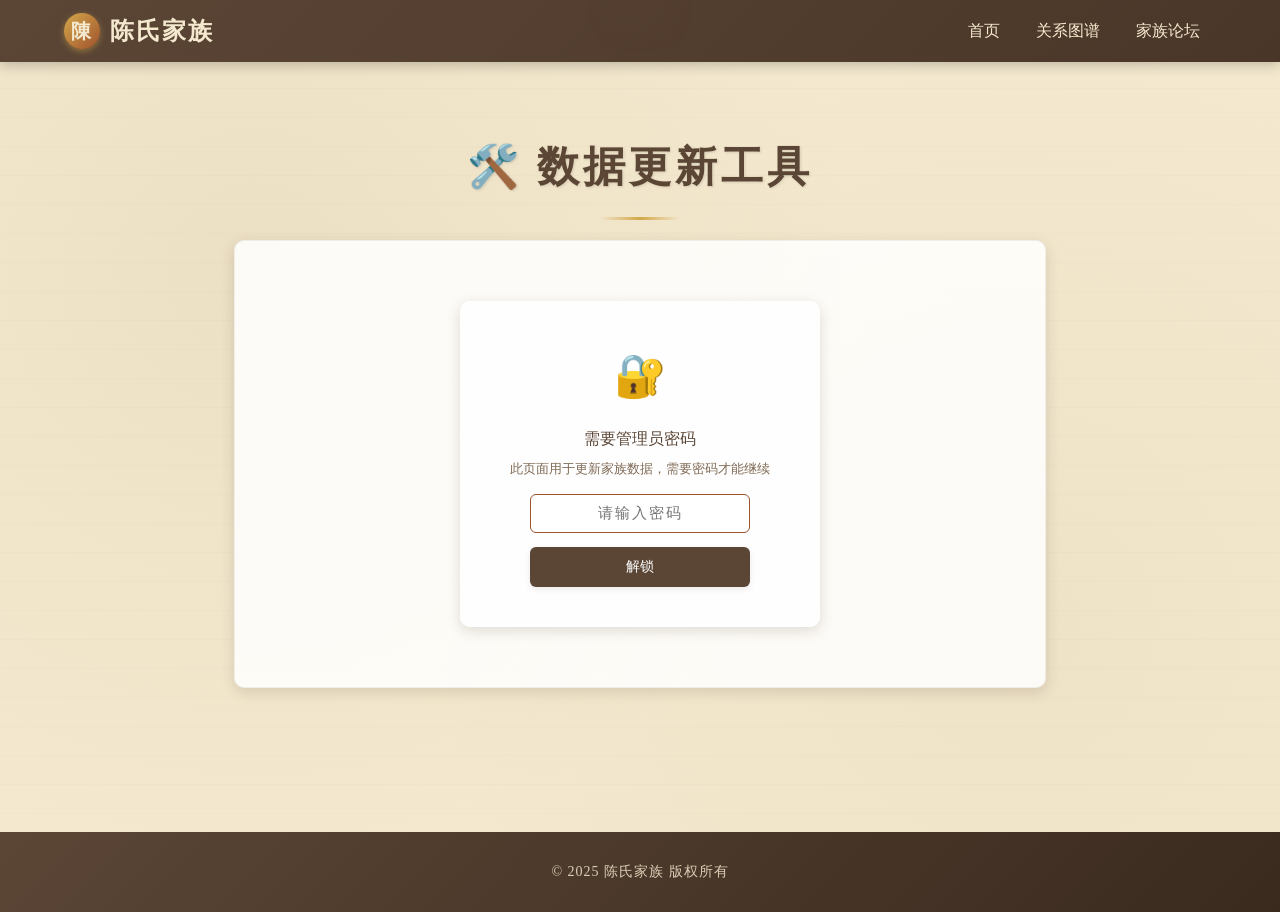
<file: admin.html>
<!DOCTYPE html>
<html lang="zh-CN">
<head>
    <meta charset="UTF-8">
    <meta name="viewport" content="width=device-width, initial-scale=1.0">
    <title>数据更新工具 - 陈氏家族</title>
    <link rel="stylesheet" href="common.css">
    <style>
        .admin-wrap { max-width: 860px; margin: 0 auto; padding: 30px 24px 60px; }
        .section {
            background: var(--color-card);
            border-radius: var(--radius-md);
            box-shadow: var(--shadow-md);
            padding: 28px 30px;
            margin-bottom: 24px;
            border: 1px solid rgba(91,70,54,0.08);
        }
        .section h2 {
            font-size: 19px; color: var(--color-primary); margin-bottom: 16px;
            padding-bottom: 10px; border-bottom: 1px solid rgba(91,70,54,0.12);
        }
        .section h2 small { font-size: 13px; color: var(--color-text-soft); font-weight: normal; margin-left: 8px; }

        /* === 密码门 === */
        .gate { text-align: center; padding: 60px 20px; }
        .gate-card {
            display: inline-block; background: var(--color-card);
            padding: 40px 50px; border-radius: var(--radius-md);
            box-shadow: var(--shadow-md);
        }
        .gate-card .lock { font-size: 42px; margin-bottom: 12px; }
        .gate-card input {
            display: block; width: 220px; margin: 14px auto; padding: 10px 14px;
            border: 1.5px solid rgba(91,70,54,0.2); border-radius: var(--radius-sm);
            font-size: 15px; font-family: inherit; text-align: center; letter-spacing: 2px;
        }
        .gate-card input:focus { outline: none; border-color: var(--color-accent); }

        /* === 论坛帖子列表 === */
        .post-row {
            display: flex; align-items: center; gap: 12px;
            padding: 11px 12px; border-bottom: 1px solid rgba(91,70,54,0.08);
            font-size: 14px;
        }
        .post-row:last-child { border-bottom: none; }
        .post-row .p-name { width: 90px; color: var(--color-primary); font-weight: 500; flex-shrink: 0; overflow: hidden; text-overflow: ellipsis; white-space: nowrap; }
        .post-row .p-text { flex: 1; color: var(--color-text); overflow: hidden; text-overflow: ellipsis; white-space: nowrap; }
        .post-row .p-time { width: 130px; color: var(--color-text-soft); font-size: 12px; flex-shrink: 0; }
        .post-row .p-del { width: 56px; background: transparent; color: #dc3545; border: 1px solid #dc3545; padding: 4px 8px; border-radius: 4px; cursor: pointer; font-size: 12px; font-family: inherit; flex-shrink: 0; }
        .post-row .p-del:hover { background: #dc3545; color: #fff; }

        /* === 拖拽上传区 === */
        .dropzone {
            border: 2px dashed rgba(91,70,54,0.3);
            border-radius: var(--radius-md);
            padding: 44px 20px;
            text-align: center;
            cursor: pointer;
            transition: all 0.2s;
            background: rgba(255,255,255,0.4);
        }
        .dropzone:hover, .dropzone.drag {
            border-color: var(--color-accent);
            background: rgba(255,255,255,0.75);
        }
        .dropzone .icon { font-size: 44px; margin-bottom: 10px; }
        .dropzone .hint { color: var(--color-text-soft); font-size: 13px; margin-top: 6px; }
        .dropzone .hint b { color: var(--color-accent); }
        .dropzone input { display: none; }

        .preview {
            margin-top: 16px;
            background: rgba(91,70,54,0.04);
            border-radius: var(--radius-sm);
            padding: 14px 16px;
            border: 1px solid rgba(91,70,54,0.08);
            font-family: "Consolas","Monaco",monospace;
            font-size: 13px;
            max-height: 200px;
            overflow-y: auto;
            line-height: 1.6;
        }
        .preview .ok { color: #28a745; }
        .preview .err { color: #dc3545; }
        .preview .k { color: var(--color-accent); }

        .btn-row { display: flex; gap: 10px; margin-top: 16px; flex-wrap: wrap; }
        .btn {
            background: var(--color-primary); color: #fff; border: none;
            padding: 11px 24px; border-radius: var(--radius-sm); cursor: pointer;
            font-size: 14px; font-family: inherit; font-weight: 500;
            transition: all 0.18s; box-shadow: var(--shadow-sm);
        }
        .btn:hover:not(:disabled) { background: var(--color-accent); transform: translateY(-1px); box-shadow: var(--shadow-md); }
        .btn:disabled { opacity: 0.45; cursor: not-allowed; }
        .btn.secondary { background: rgba(91,70,54,0.12); color: var(--color-primary); }
        .btn.secondary:hover:not(:disabled) { background: rgba(91,70,54,0.2); }
        .btn.success { background: #28a745; font-size: 15px; padding: 12px 30px; }
        .btn.success:hover:not(:disabled) { background: #218838; }

        .step-flow {
            display: flex; gap: 8px; margin-bottom: 20px; flex-wrap: wrap;
        }
        .step {
            flex: 1; min-width: 110px;
            background: rgba(91,70,54,0.06); padding: 10px 14px;
            border-radius: var(--radius-sm); font-size: 13px;
            color: var(--color-text-soft); border: 1px solid transparent;
        }
        .step.active {
            background: rgba(160,82,45,0.12); color: var(--color-accent);
            border-color: var(--color-accent); font-weight: 600;
        }
        .step.done { background: rgba(40,167,69,0.1); color: #28a745; border-color: #28a745; }

        .note {
            background: rgba(160,82,45,0.08); border-left: 3px solid var(--color-accent);
            padding: 12px 16px; border-radius: 4px; margin-top: 16px;
            font-size: 13px; color: var(--color-text-soft); line-height: 1.7;
        }
        .note b { color: var(--color-accent); }
        .note code {
            background: rgba(91,70,54,0.1); padding: 1px 6px; border-radius: 3px;
            font-family: Consolas, monospace; font-size: 12px;
        }

        .file-meta {
            margin-top: 14px; padding: 12px 16px;
            background: rgba(255,255,255,0.6); border-radius: var(--radius-sm);
            border: 1px solid rgba(91,70,54,0.1); font-size: 13px;
        }
        .file-meta b { color: var(--color-primary); }

        .toast {
            position: fixed; top: 20px; left: 50%; transform: translateX(-50%) translateY(-120%);
            padding: 12px 24px; border-radius: var(--radius-sm);
            color: #fff; font-size: 14px; box-shadow: var(--shadow-lg);
            z-index: 9999; transition: transform 0.3s; font-family: inherit;
        }
        .toast.show { transform: translateX(-50%) translateY(0); }
        .toast.ok { background: #28a745; }
        .toast.err { background: #dc3545; }
        .toast.info { background: var(--color-primary); }

        @media (max-width: 600px) {
            .admin-wrap { padding: 16px; }
            .section { padding: 20px 16px; }
            .gate-card { padding: 30px 24px; }
            .post-row { flex-wrap: wrap; }
            .post-row .p-name { width: 70px; }
            .post-row .p-time { width: auto; }
            .post-row .p-text { flex: 1 1 100%; order: 3; white-space: normal; }
        }
    </style>
</head>
<body>
    <nav class="navbar">
        <div class="nav-inner">
            <a href="index.html" class="nav-logo">陈氏家族</a>
            <ul class="nav-menu">
                <li><a href="index.html">首页</a></li>
                <li><a href="zp.html">关系图谱</a></li>
                <li><a href="lt.html">家族论坛</a></li>
            </ul>
        </div>
    </nav>

    <div class="admin-wrap">
        <h1 class="page-title">🛠️ 数据更新工具</h1>

        <!-- ========== 密码门 ========== -->
        <div class="section gate" id="gateSection">
            <div class="gate-card">
                <div class="lock">🔐</div>
                <div style="color:var(--color-primary); font-size:16px; margin-bottom:6px;">需要管理员密码</div>
                <div style="color:var(--color-text-soft); font-size:13px;">此页面用于更新家族数据，需要密码才能继续</div>
                <input type="password" id="pwdInput" placeholder="请输入密码" autocomplete="off">
                <button class="btn" id="btnUnlock" style="width:220px;">解锁</button>
                <div id="pwdErr" style="color:#dc3545; font-size:13px; margin-top:10px; display:none;">密码错误</div>
            </div>
        </div>

        <!-- ========== 主界面（解锁后显示）========== -->
        <div id="mainSection" style="display:none;">

            <div class="section">
                <div class="step-flow">
                    <div class="step" id="step1">1️⃣ 选择 zp.json</div>
                    <div class="step" id="step2">2️⃣ 校验数据</div>
                    <div class="step" id="step3">3️⃣ 下载新 data.js</div>
                    <div class="step" id="step4">4️⃣ 上传覆盖</div>
                </div>

                <h2>① 上传 zp.json <small>新的家族数据文件</small></h2>
                <div class="dropzone" id="dropzone">
                    <div class="icon">📂</div>
                    <div><b>点击选择</b> 或 <b>拖拽</b> zp.json 到此处</div>
                    <div class="hint">JSON 数组，每项至少要有 <b>ID</b> 和 <b>姓名</b> 字段</div>
                    <input type="file" id="fileInput" accept=".json,application/json">
                </div>

                <div class="file-meta" id="fileMeta" style="display:none;">
                    📄 文件: <b id="fileName"></b> &nbsp;|&nbsp;
                    大小: <b id="fileSize"></b> &nbsp;|&nbsp;
                    记录数: <b id="fileCount"></b>
                </div>

                <div class="preview" id="previewBox" style="display:none;"></div>

                <div class="btn-row">
                    <button class="btn success" id="btnGenerate" disabled>⬇️ 生成并下载新 data.js</button>
                    <button class="btn secondary" id="btnReset">🔄 重新选择</button>
                </div>

                <div class="note">
                    <b>💡 使用说明：</b><br>
                    1. 选择一份符合格式的 <code>zp.json</code> 文件（JSON 数组）<br>
                    2. 工具会自动校验并显示预览（代数分布、前 3 条数据）<br>
                    3. 点击「生成并下载新 data.js」→ 浏览器会下载一个 <code>data.js</code> 文件<br>
                    4. <b>把下载的 data.js 上传到网站空间，覆盖原有的 data.js</b>，刷新网页即可看到新数据<br>
                    <b>⚠️</b> 此工具完全在浏览器里运行，不会上传任何文件到服务器，所有数据保留在您本机
                </div>
            </div>

            <!-- ========== 论坛消息管理 ========== -->
            <div class="section">
                <h2>② 论坛消息管理 <small id="forumStatus">加载中...</small></h2>

                <div class="btn-row">
                    <button class="btn secondary" id="btnRefreshForum">🔄 刷新帖子列表</button>
                    <button class="btn" id="btnClearForum" style="background:#dc3545;">🗑️ 清空全部帖子</button>
                </div>

                <div id="forumList" style="margin-top:14px;">
                    <div style="color:var(--color-text-soft); text-align:center; padding:24px;">加载中...</div>
                </div>

                <div class="note">
                    <b>📌 说明：</b>此区块直接管理云端（JSONBin.io）的论坛帖子。在这里删除或清空后，<b>所有设备</b>（手机/电脑）刷新论坛页面都会同步生效。
                </div>
            </div>

        </div>
    </div>

    <div class="footer"><p>&copy; 2025 陈氏家族 版权所有</p></div>
    <div class="toast" id="toast"></div>

<script src="data.js"></script>
<script>
(function() {
    const PWD = 'cgf';  // 管理密码

    const toastEl = document.getElementById('toast');
    function toast(msg, type) {
        toastEl.textContent = msg;
        toastEl.className = 'toast show ' + (type || 'info');
        setTimeout(() => toastEl.classList.remove('show'), 2400);
    }

    function esc(s) { return String(s==null?'':s).replace(/&/g,'&amp;').replace(/</g,'&lt;').replace(/>/g,'&gt;'); }

    // ========== 密码门 ==========
    const pwdInput = document.getElementById('pwdInput');
    const gateSection = document.getElementById('gateSection');
    const mainSection = document.getElementById('mainSection');

    function tryUnlock() {
        if (pwdInput.value === PWD) {
            gateSection.style.display = 'none';
            mainSection.style.display = 'block';
            toast('解锁成功', 'ok');
            loadForum();  // 解锁后加载云端帖子
        } else {
            document.getElementById('pwdErr').style.display = 'block';
            pwdInput.value = '';
            pwdInput.focus();
            setTimeout(() => document.getElementById('pwdErr').style.display = 'none', 1800);
        }
    }
    document.getElementById('btnUnlock').onclick = tryUnlock;
    pwdInput.addEventListener('keydown', e => { if (e.key === 'Enter') tryUnlock(); });
    pwdInput.focus();

    // ========== 论坛消息管理（JSONBin.io 云端）==========
    const FORUM_CONFIG = {
        BIN_ID: '6adb1295ac6210605a4b33a6',
        API_KEY: '$2a$10$vFgU8uYQfgz.lK1TRDJa7uN1uv9sRP5KqglKm4ZJ.4lj3JX9P09Mi'
    };
    const FORUM_URL = 'https://api.jsonbin.io/v3/b/' + FORUM_CONFIG.BIN_ID;
    let forumCache = [];

    async function forumFetch() {
        const r = await fetch(FORUM_URL + '/latest', {
            headers: { 'X-Master-Key': FORUM_CONFIG.API_KEY },
            cache: 'no-cache'
        });
        if (!r.ok) throw new Error('HTTP ' + r.status);
        const json = await r.json();
        const arr = Array.isArray(json.record) ? json.record : [];
        // 过滤掉占位符（JSONBin 不允许 Bin 内容为空数组，空时用占位符填充）
        return arr.filter(p => p && !p._placeholder);
    }

    async function forumSave(arr) {
        // JSONBin 不接受空数组（Bin cannot be blank），空时写入占位符
        const body = (arr.length === 0) ? [{ _placeholder: true }] : arr;
        const r = await fetch(FORUM_URL, {
            method: 'PUT',
            headers: { 'Content-Type': 'application/json', 'X-Master-Key': FORUM_CONFIG.API_KEY },
            body: JSON.stringify(body)
        });
        if (!r.ok) throw new Error('HTTP ' + r.status);
    }

    async function loadForum() {
        const box = document.getElementById('forumList');
        const status = document.getElementById('forumStatus');
        box.innerHTML = '<div style="color:var(--color-text-soft); text-align:center; padding:24px;">加载中...</div>';
        try {
            forumCache = await forumFetch();
            status.textContent = '✓ 已连接云端（共 ' + forumCache.length + ' 条）';
            status.style.color = '#28a745';
            renderForum();
        } catch (e) {
            status.textContent = '✗ 云端连接失败（' + e.message + '）';
            status.style.color = '#dc3545';
            box.innerHTML = '<div style="color:#dc3545; text-align:center; padding:24px;">无法连接 JSONBin.io，请检查网络或配置</div>';
        }
    }

    function renderForum() {
        const box = document.getElementById('forumList');
        if (forumCache.length === 0) {
            box.innerHTML = '<div style="color:var(--color-text-soft); text-align:center; padding:24px;">云端暂无帖子</div>';
            return;
        }
        box.innerHTML = forumCache.map(p => `
            <div class="post-row">
                <div class="p-name">${esc(p.username)}</div>
                <div class="p-text" title="${esc(p.text)}">${esc(p.text)}</div>
                <div class="p-time">${esc(p.time || '')}</div>
                <button class="p-del" data-id="${esc(p.id || '')}">删除</button>
            </div>
        `).join('');
        box.querySelectorAll('.p-del').forEach(btn => {
            btn.onclick = async () => {
                if (!confirm('确定删除这条帖子？所有设备都会同步删除。')) return;
                btn.disabled = true;
                try {
                    forumCache = forumCache.filter(p => String(p.id) !== btn.dataset.id);
                    await forumSave(forumCache);
                    toast('已删除并同步到云端', 'ok');
                    renderForum();
                } catch (e) {
                    toast('删除失败: ' + e.message, 'err');
                    btn.disabled = false;
                    loadForum();
                }
            };
        });
    }

    document.getElementById('btnRefreshForum').onclick = () => { loadForum(); toast('已刷新', 'info'); };
    document.getElementById('btnClearForum').onclick = async () => {
        if (forumCache.length === 0) { toast('云端本来就是空的', 'info'); return; }
        if (!confirm('确定清空全部 ' + forumCache.length + ' 条帖子？此操作不可恢复，所有设备同步生效！')) return;
        try {
            await forumSave([]);
            toast('已清空全部帖子', 'ok');
            loadForum();
        } catch (e) {
            toast('清空失败: ' + e.message, 'err');
        }
    };

    // ========== 文件上传 ==========
    const dz = document.getElementById('dropzone');
    const fi = document.getElementById('fileInput');
    const stepEls = [1,2,3,4].map(i => document.getElementById('step'+i));
    let parsedData = null;
    let forumData = null;  // 从已加载的 data.js 里读 window.forumPostData

    // 页面已加载 data.js，可以直接拿到现有 forumPostData 用于保留
    if (typeof window.forumPostData !== 'undefined') {
        forumData = window.forumPostData;
    }

    dz.addEventListener('click', () => fi.click());
    dz.addEventListener('dragover', e => { e.preventDefault(); dz.classList.add('drag'); });
    dz.addEventListener('dragleave', () => dz.classList.remove('drag'));
    dz.addEventListener('drop', e => {
        e.preventDefault(); dz.classList.remove('drag');
        if (e.dataTransfer.files.length) handleFile(e.dataTransfer.files[0]);
    });
    fi.addEventListener('change', () => { if (fi.files.length) handleFile(fi.files[0]); });

    function setStep(n) {
        stepEls.forEach((el, idx) => {
            el.classList.remove('active', 'done');
            if (idx + 1 < n) el.classList.add('done');
            else if (idx + 1 === n) el.classList.add('active');
        });
    }
    setStep(1);

    function handleFile(file) {
        if (!file.name.toLowerCase().endsWith('.json')) {
            toast('请选择 .json 文件', 'err'); return;
        }
        const reader = new FileReader();
        reader.onload = e => {
            try {
                const data = JSON.parse(e.target.result);
                if (!Array.isArray(data)) throw new Error('JSON 顶层必须是数组');
                parsedData = data;
                document.getElementById('fileName').textContent = file.name;
                document.getElementById('fileSize').textContent = (file.size/1024).toFixed(1) + ' KB';
                document.getElementById('fileCount').textContent = data.length;
                document.getElementById('fileMeta').style.display = 'block';
                renderPreview(data);
                setStep(2);
                toast('已读取 ' + data.length + ' 条记录', 'ok');
            } catch(err) {
                toast('解析失败: ' + err.message, 'err');
            }
        };
        reader.readAsText(file, 'utf-8');
    }

    function renderPreview(arr) {
        const box = document.getElementById('previewBox');
        const idOk = arr.every(x => typeof x.ID !== 'undefined');
        const nameOk = arr.every(x => x['姓名']);
        const gens = {};
        arr.forEach(x => { const g = x['代数']; if (g != null) gens[g] = (gens[g]||0)+1; });
        const genText = Object.entries(gens).sort((a,b)=>a[0]-b[0]).map(([k,v])=>`第${k}代×${v}`).join('，');

        const checks = [
            `<span class="${idOk?'ok':'err'}">${idOk?'✓':'✗'}</span> 所有项有 ID`,
            `<span class="${nameOk?'ok':'err'}">${nameOk?'✓':'✗'}</span> 所有项有 姓名`,
            arr.length > 0 ? '<span class="ok">✓</span> 数组非空' : '<span class="err">✗</span> 数组为空',
        ].join('&nbsp; | &nbsp;');

        const first3 = arr.slice(0, 3).map(x =>
            `{ ID:${x.ID||''}, 姓名:"${esc(x['姓名']||'')}"${x['代数']?', 代数:'+x['代数']:''} }`
        ).join(', ');

        box.innerHTML = `
            <div>${checks}</div>
            <div style="margin-top:8px;">📊 代数分布: <span class="k">${genText || '（无代数字段）'}</span></div>
            <div style="margin-top:8px;">📝 前 3 条: <span class="k">[</span> ${first3} <span class="k">]</span></div>
            ${!idOk || !nameOk ? '<div style="margin-top:10px;" class="err">⚠️ 存在字段缺失，无法生成</div>' : '<div style="margin-top:10px;" class="ok">✅ 校验通过，可以生成新 data.js</div>'}
        `;
        box.style.display = 'block';
        document.getElementById('btnGenerate').disabled = !idOk || !nameOk;
        if (idOk && nameOk) setStep(3);
    }

    document.getElementById('btnReset').onclick = () => {
        parsedData = null;
        fi.value = '';
        document.getElementById('fileMeta').style.display = 'none';
        document.getElementById('previewBox').style.display = 'none';
        document.getElementById('btnGenerate').disabled = true;
        setStep(1);
    };

    document.getElementById('btnGenerate').onclick = () => {
        if (!parsedData) return;

        // 生成新的 data.js 内容
        let content = 'window.familyData = ' + JSON.stringify(parsedData, null, 2) + ';\n\n';
        if (forumData && forumData.length > 0) {
            content += 'window.forumPostData = ' + JSON.stringify(forumData, null, 2) + ';\n';
        } else {
            content += 'window.forumPostData = [];\n';
        }

        // 触发浏览器下载
        const blob = new Blob([content], { type: 'application/javascript;charset=utf-8' });
        const url = URL.createObjectURL(blob);
        const a = document.createElement('a');
        a.href = url;
        a.download = 'data.js';
        document.body.appendChild(a);
        a.click();
        document.body.removeChild(a);
        URL.revokeObjectURL(url);

        setStep(4);
        toast('已下载 data.js（' + parsedData.length + ' 条）', 'ok');
        setTimeout(() => {
            alert('✅ data.js 已下载！\n\n下一步：\n1. 找到下载的 data.js 文件\n2. 上传到您的网站空间，覆盖原有的 data.js\n3. 刷新网页（Ctrl+F5）即可看到新数据');
        }, 300);
    };
})();
</script>
</body>
</html>
</file>
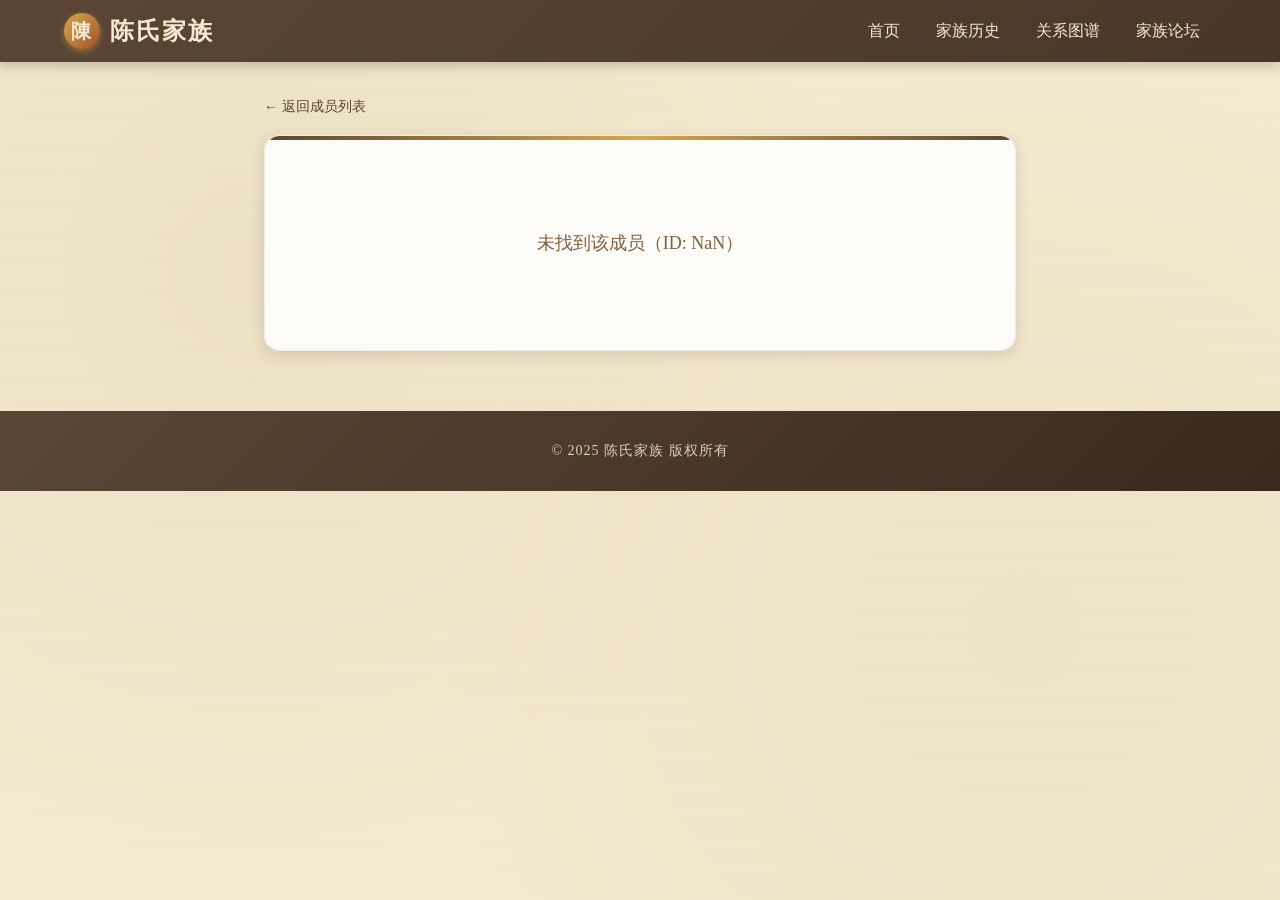
<file: cgf2.html>
<!DOCTYPE html>
<html lang="zh-CN">
<head>
    <meta charset="UTF-8">
    <meta name="viewport" content="width=device-width, initial-scale=1.0">
    <title>陈氏家族成员详情</title>
    <link rel="stylesheet" href="common.css">
    <style>
        .detail-wrap {
            max-width: 800px;
            margin: 30px auto 40px;
            padding: 0 24px;
        }

        .detail-card {
            background: var(--color-card);
            border-radius: var(--radius-lg);
            box-shadow: var(--shadow-md);
            padding: 32px;
            border: 1px solid rgba(91, 70, 54, 0.08);
            position: relative;
            overflow: hidden;
        }

        .detail-card::before {
            content: '';
            position: absolute;
            top: 0; left: 0; right: 0;
            height: 4px;
            background: linear-gradient(90deg, var(--color-primary), var(--color-gold), var(--color-primary));
        }

        .back-btn {
            display: inline-flex;
            align-items: center;
            gap: 6px;
            color: var(--color-primary);
            text-decoration: none;
            font-size: 14px;
            margin-bottom: 16px;
            transition: color 0.2s;
        }

        .back-btn:hover { color: var(--color-accent); }

        .detail-header {
            display: flex;
            gap: 28px;
            margin-bottom: 28px;
            flex-wrap: wrap;
        }

        .avatar-area {
            flex-shrink: 0;
        }

        .avatar-photo {
            width: 140px;
            height: 180px;
            border-radius: var(--radius-md);
            overflow: hidden;
            box-shadow: var(--shadow-md);
            background: linear-gradient(135deg, var(--color-primary-light), var(--color-accent));
            display: flex;
            align-items: center;
            justify-content: center;
            color: var(--color-bg);
            font-size: 56px;
            font-weight: bold;
        }

        .avatar-photo img {
            width: 100%;
            height: 100%;
            object-fit: cover;
        }

        .info-area {
            flex: 1;
            min-width: 200px;
        }

        .info-area h2 {
            font-size: 34px;
            color: var(--color-primary);
            margin-bottom: 8px;
            font-weight: 600;
        }

        .info-badges {
            display: flex;
            gap: 8px;
            flex-wrap: wrap;
            margin-bottom: 14px;
        }

        .badge {
            padding: 3px 12px;
            border-radius: 12px;
            font-size: 12px;
            font-weight: 500;
        }

        .badge-gen { background: var(--color-primary); color: var(--color-bg); }
        .badge-zodiac { background: var(--color-gold); color: var(--color-primary); }
        .badge-age-alive { background: #2e7d32; color: white; }
        .badge-age-dead { background: var(--color-text-soft); color: white; }

        .info-item {
            display: flex;
            margin-bottom: 6px;
            font-size: 15px;
            line-height: 1.8;
        }

        .info-label {
            width: 80px;
            color: var(--color-text-soft);
            flex-shrink: 0;
        }

        .info-value {
            color: var(--color-text);
            flex: 1;
            white-space: pre-wrap;
        }

        .info-value a {
            color: var(--color-accent);
            text-decoration: none;
            border-bottom: 1px dashed transparent;
            transition: border 0.2s;
        }

        .info-value a:hover { border-bottom-color: var(--color-accent); }

        .relation-section {
            margin-top: 24px;
            padding-top: 20px;
            border-top: 1px dashed rgba(91, 70, 54, 0.25);
        }

        .relation-title {
            font-size: 16px;
            color: var(--color-primary);
            margin-bottom: 12px;
            font-weight: 600;
            display: flex;
            align-items: center;
            gap: 8px;
        }

        .relation-title::before {
            content: '';
            width: 4px;
            height: 16px;
            background: var(--color-gold);
            border-radius: 2px;
        }

        .relation-list {
            list-style: none;
            display: flex;
            flex-wrap: wrap;
            gap: 8px;
        }

        .relation-list li {
            display: inline-block;
        }

        .relation-list a {
            display: inline-flex;
            align-items: center;
            gap: 6px;
            padding: 5px 14px;
            background: var(--color-bg-light);
            border: 1px solid rgba(91, 70, 54, 0.15);
            border-radius: 20px;
            color: var(--color-primary);
            text-decoration: none;
            font-size: 14px;
            transition: all 0.2s;
        }

        .relation-list a:hover {
            background: var(--color-primary);
            color: var(--color-bg);
            border-color: var(--color-primary);
            transform: translateY(-1px);
        }

        .relation-order {
            color: var(--color-accent);
            font-size: 12px;
            font-weight: 600;
        }

        .big-rank-link {
            display: inline-block;
            padding: 6px 16px;
            background: linear-gradient(135deg, var(--color-gold), var(--color-accent));
            color: var(--color-bg);
            text-decoration: none;
            border-radius: 20px;
            font-size: 13px;
            margin-left: 10px;
            transition: all 0.2s;
            box-shadow: var(--shadow-sm);
        }

        .big-rank-link:hover {
            transform: translateY(-2px);
            box-shadow: var(--shadow-md);
        }

        @media (max-width: 600px) {
            .detail-wrap { padding: 0 12px; margin: 16px auto 30px; }
            .detail-card { padding: 18px 16px; }
            /* 头像与名字信息保持同一行（像电脑端一样左右排列），仅缩小尺寸 */
            .detail-header { flex-direction: row; gap: 16px; align-items: flex-start; margin-bottom: 20px; }
            .avatar-photo { width: 92px; height: 120px; font-size: 34px; }
            .info-area { min-width: 0; }
            .info-area h2 { font-size: 24px; }
            .info-badges { justify-content: flex-start; }
            .badge { padding: 2px 10px; font-size: 11px; }
            /* 信息行保持「标签在左、内容在右」同一行 */
            .info-item { flex-direction: row; margin-bottom: 4px; font-size: 13px; line-height: 1.7; }
            .info-label { width: 64px; margin-bottom: 0; }
            .relation-section { margin-top: 18px; padding-top: 14px; }
            .relation-title { font-size: 15px; flex-wrap: wrap; }
            .relation-list a { padding: 4px 12px; font-size: 13px; }
            .big-rank-link { margin-left: 6px; }
        }
    </style>
</head>
<body>
    <nav class="navbar">
        <div class="nav-inner">
            <a href="index.html" class="nav-logo">陈氏家族</a>
            <ul class="nav-menu">
                <li><a href="index.html">首页</a></li>
                <li><a href="ls.html">家族历史</a></li>
                <li><a href="zp.html">关系图谱</a></li>
                <li><a href="lt.html">家族论坛</a></li>
            </ul>
        </div>
    </nav>

    <div class="detail-wrap">
        <a href="index.html" class="back-btn">&larr; 返回成员列表</a>
        <div id="detailCard" class="detail-card">
            <div class="loading">加载中...</div>
        </div>
    </div>

    <footer class="footer">
        <p>&copy; 2025 陈氏家族 版权所有</p>
    </footer>

    <script src="data.js"></script>
    <script>
        function getParam(n) { const p = new URLSearchParams(window.location.search); return p.get(n); }
        const id = parseInt(getParam('id'));
        const zodiacAnimals = ["鼠", "牛", "虎", "兔", "龙", "蛇", "马", "羊", "猴", "鸡", "狗", "猪"];

        // 直接使用内联数据，支持双击 file:// 打开
        (function() {
            const data = familyData;
            const m = data.find(x => x.ID === id);
            if (!m) { document.getElementById('detailCard').innerHTML = '<div class="loading">未找到该成员（ID: ' + id + '）</div>'; return; }
            renderDetail(m, data);
        })();

        function h(s) { if (s === null || s === undefined) return ''; return String(s).replace(/&/g,'&amp;').replace(/</g,'&lt;').replace(/>/g,'&gt;').replace(/"/g,'&quot;'); }

        function renderDetail(m, all) {
            const card = document.getElementById('detailCard');
            const name = m['姓名'], img = m['图片'], birthYear = m['出生年份'], birthday = m['生日'] || '';
            const deathYear = m['终年'], spouse = m['配偶'] || '', daughter = m['女儿'] || '', contact = m['联系方式'] || '';
            const fxid = m['父亲ID'], gen = m['代数'];

            let ageLabel, ageVal, ageClass;
            if (!deathYear || deathYear === 0) {
                ageLabel = '年龄';
                ageVal = (new Date().getFullYear() - birthYear + 1) + ' 岁';
                ageClass = 'badge-age-alive';
            } else {
                ageLabel = '终年';
                ageVal = (deathYear - birthYear + 1) + ' 岁';
                ageClass = 'badge-age-dead';
            }
            const zodiacIdx = ((birthYear - 1300) % 12 + 12) % 12;
            const zodiacAnimal = zodiacAnimals[zodiacIdx];
            const initial = name ? name.charAt(0) : '?';

            let html = '<div class="detail-header"><div class="avatar-area"><div class="avatar-photo">';
            html += img ? '<img src="' + h(img) + '" alt="' + h(name) + '">' : initial;
            html += '</div></div><div class="info-area">';
            html += '<h2>' + h(name) + '</h2>';
            html += '<div class="info-badges">';
            if (gen) html += '<span class="badge badge-gen">第 ' + gen + ' 代</span>';
            html += '<span class="badge ' + ageClass + '">' + ageLabel + ' ' + ageVal + '</span>';
            html += '<span class="badge badge-zodiac">生肖 ' + zodiacAnimal + '</span>';
            html += '</div>';
            html += '<div class="info-item"><div class="info-label">出生年份</div><div class="info-value">' + birthYear + ' 年</div></div>';
            html += birthday ? '<div class="info-item"><div class="info-label">生日</div><div class="info-value">' + h(birthday) + '</div></div>' : '';
            html += '<div class="info-item"><div class="info-label">' + ageLabel + '</div><div class="info-value">' + ageVal + '</div></div>';
            html += contact ? '<div class="info-item"><div class="info-label">联系方式</div><div class="info-value">' + h(contact) + '</div></div>' : '';
            html += spouse ? '<div class="info-item"><div class="info-label">配偶</div><div class="info-value">' + h(spouse) + '</div></div>' : '';
            html += daughter ? '<div class="info-item"><div class="info-label">女儿</div><div class="info-value">' + h(daughter) + '</div></div>' : '';
            html += '</div></div>';

            // 父亲
            const father = all.find(x => x.ID === fxid);
            html += '<div class="relation-section"><div class="relation-title">父亲</div><div class="info-value">';
            if (father) html += '<a href="cgf2.html?id=' + father.ID + '">' + h(father['姓名']) + '</a>';
            else html += '未知';
            html += '</div></div>';

            // 兄弟
            const brothers = all.filter(x => x['父亲ID'] === fxid).sort((a, b) => (a['出生年份'] || 0) - (b['出生年份'] || 0));
            if (brothers.length > 0) {
                html += '<div class="relation-section"><div class="relation-title">兄弟 <a href="cgf3.html?id=' + m.ID + '" class="big-rank-link">查看大排行 &rarr;</a></div><ul class="relation-list">';
                const order = ["老大","老二","老三","老四","老五","老六","老七","老八","老九","老十"];
                brothers.forEach((b, i) => {
                    html += '<li><a href="cgf2.html?id=' + b.ID + '"><span class="relation-order">' + order[i] + '</span>' + h(b['姓名']) + '</a></li>';
                });
                html += '</ul></div>';
            }

            // 儿子
            const sons = all.filter(x => x['父亲ID'] === m.ID).sort((a, b) => (a['出生年份'] || 0) - (b['出生年份'] || 0));
            if (sons.length > 0) {
                html += '<div class="relation-section"><div class="relation-title">儿子</div><ul class="relation-list">';
                const sorder = ["长子","次子","三子","四子","五子","六子","七子","八子","九子","十子"];
                sons.forEach((s, i) => {
                    html += '<li><a href="cgf2.html?id=' + s.ID + '"><span class="relation-order">' + sorder[i] + '</span>' + h(s['姓名']) + '</a></li>';
                });
                html += '</ul></div>';
            }

            // 孙辈
            const grands = [];
            sons.forEach(s => {
                const gs = all.filter(x => x['父亲ID'] === s.ID);
                gs.forEach(g => { grands.push({ father: s['姓名'], ...g }); });
            });
            if (grands.length > 0) {
                html += '<div class="relation-section"><div class="relation-title">孙辈</div><ul class="relation-list">';
                grands.forEach(g => {
                    html += '<li><a href="cgf2.html?id=' + g.ID + '">' + h(g['姓名']) + '<span class="relation-order">（' + h(g.father) + '之子）</span></a></li>';
                });
                html += '</ul></div>';
            }

            card.innerHTML = html;
        }
    </script>
</body>
</html>
</file>
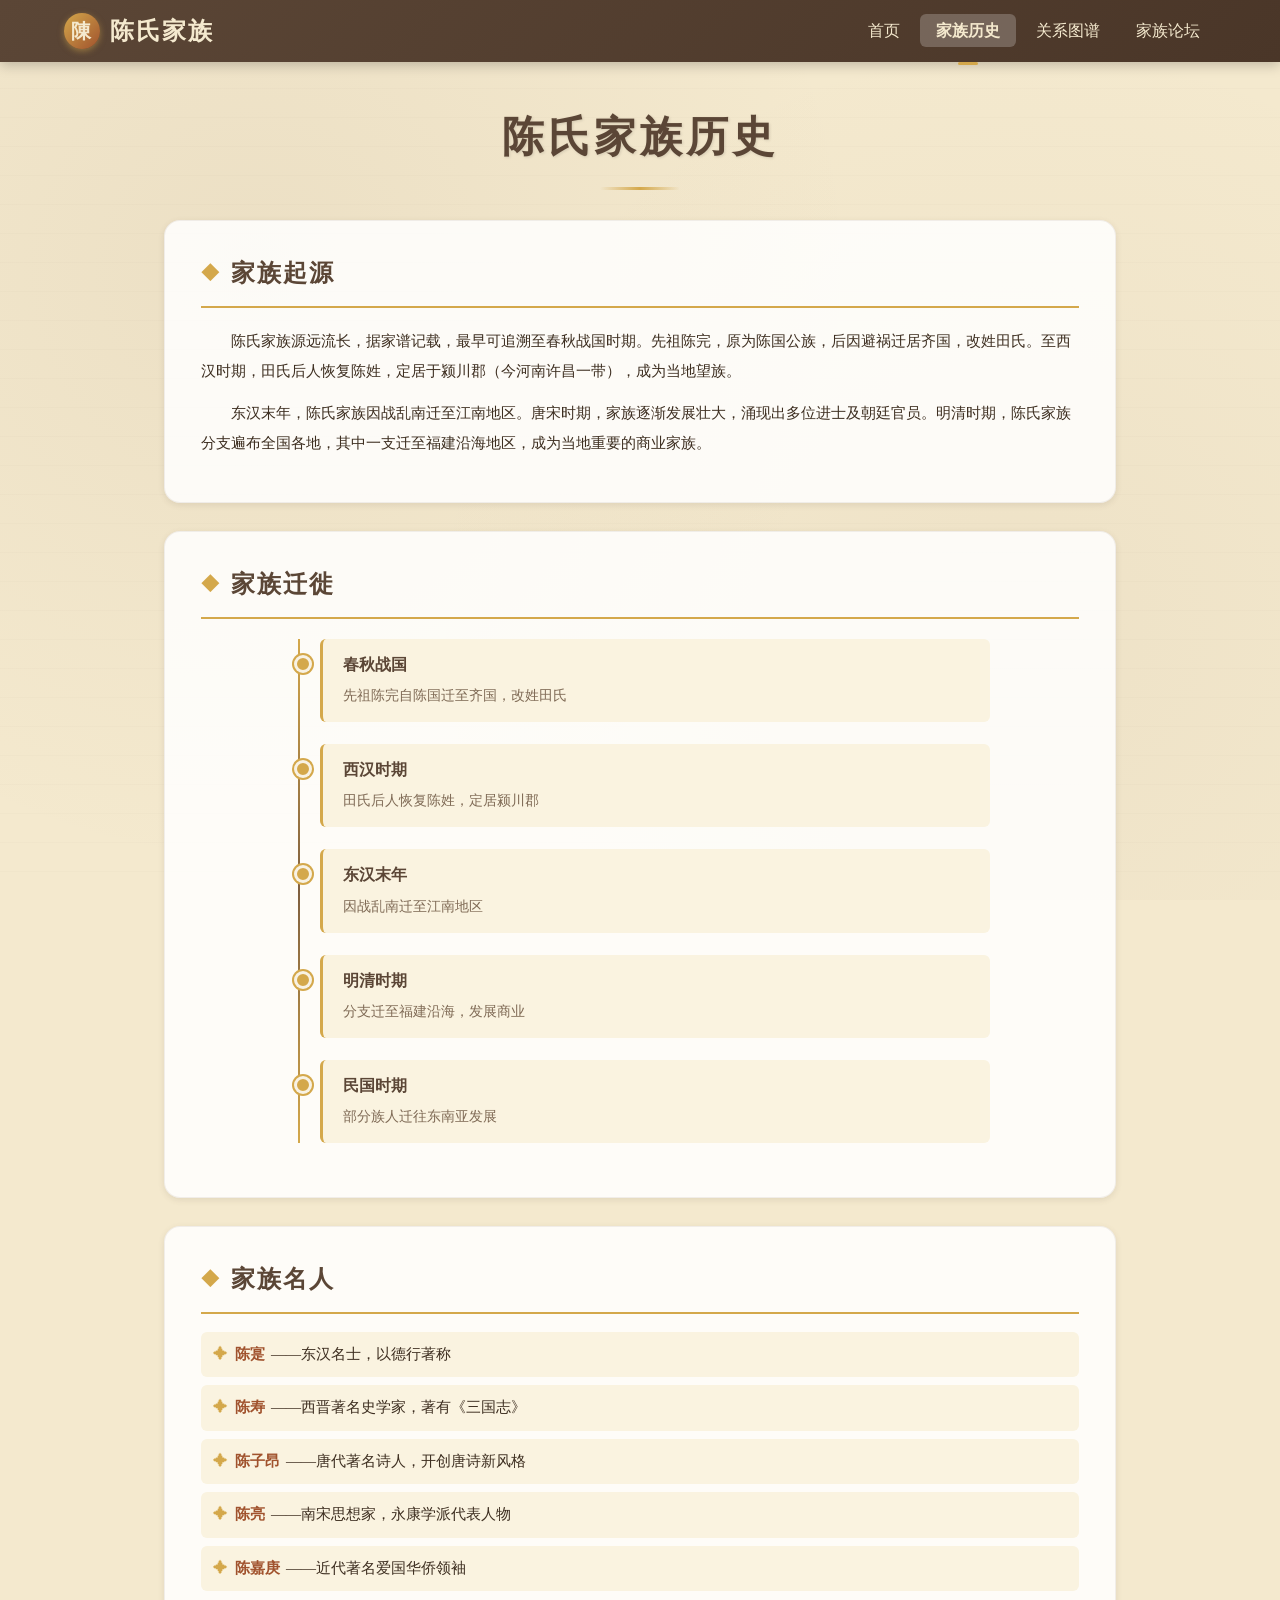
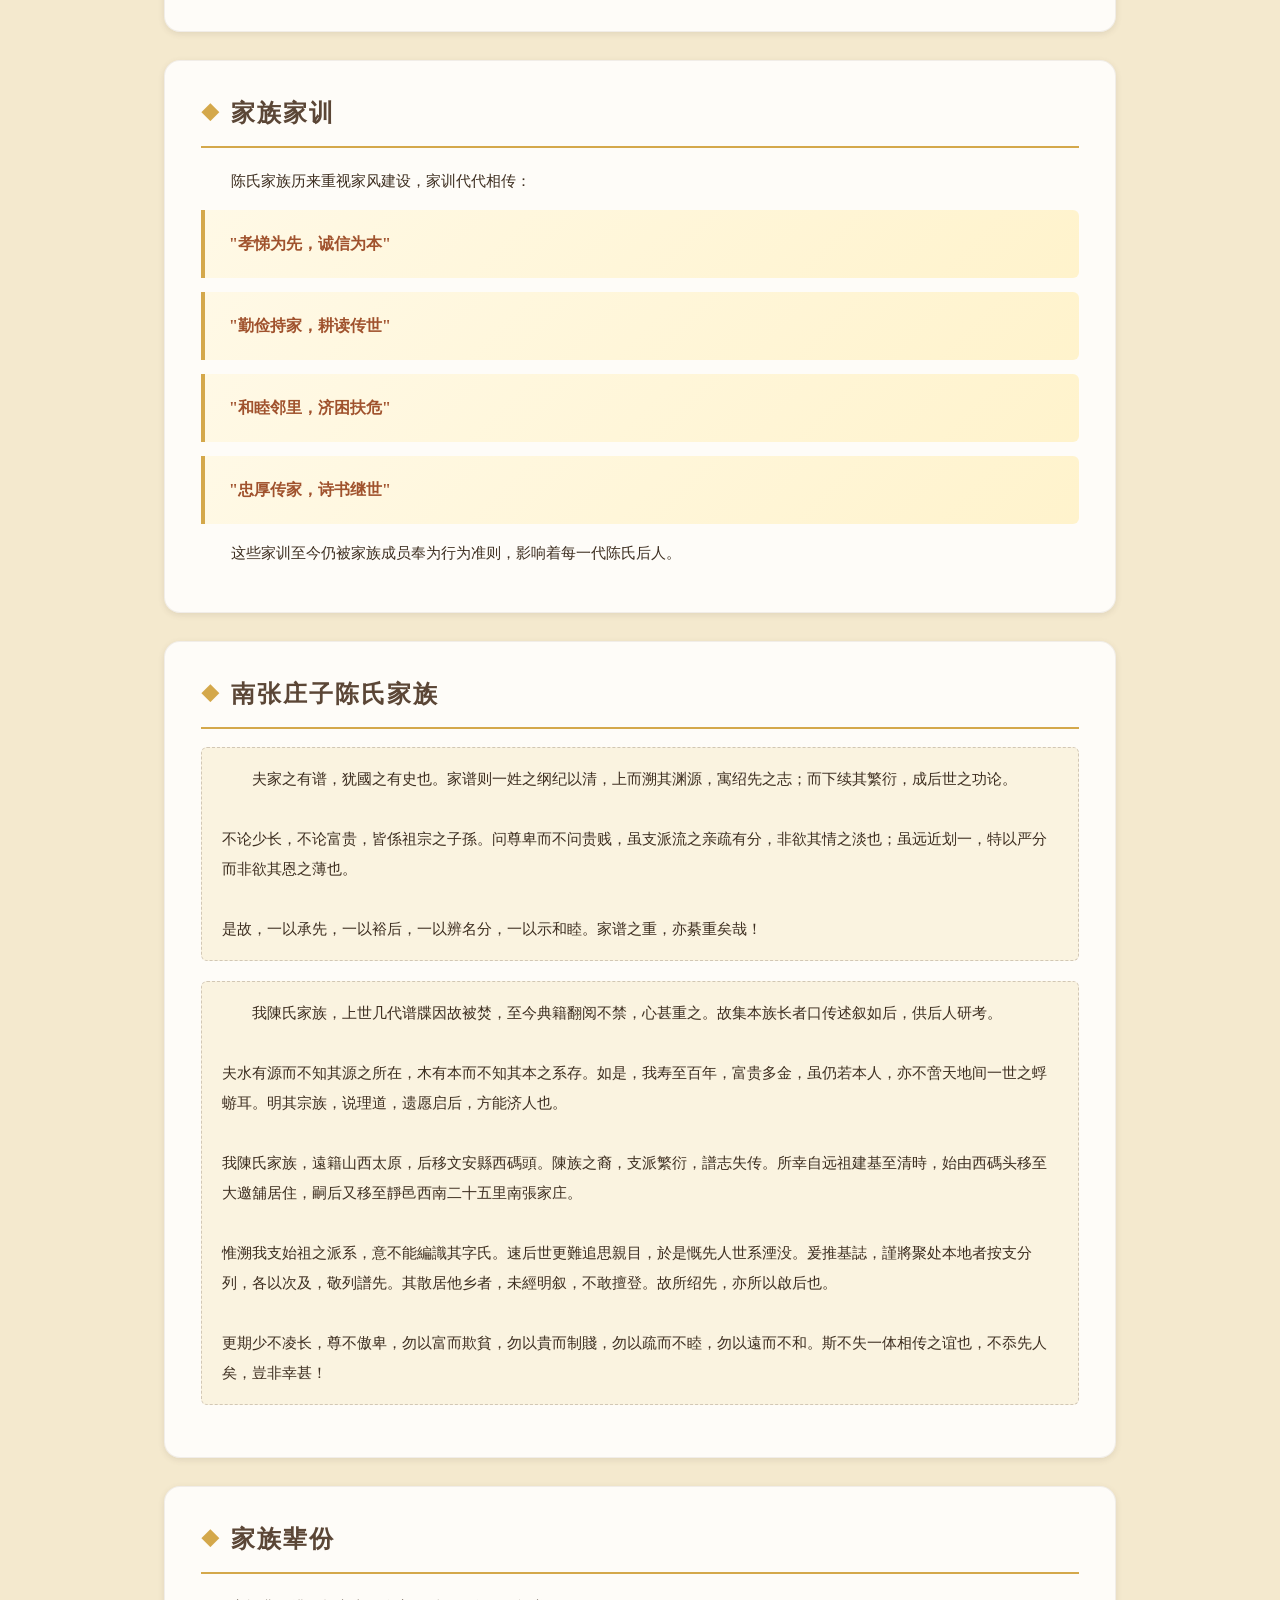
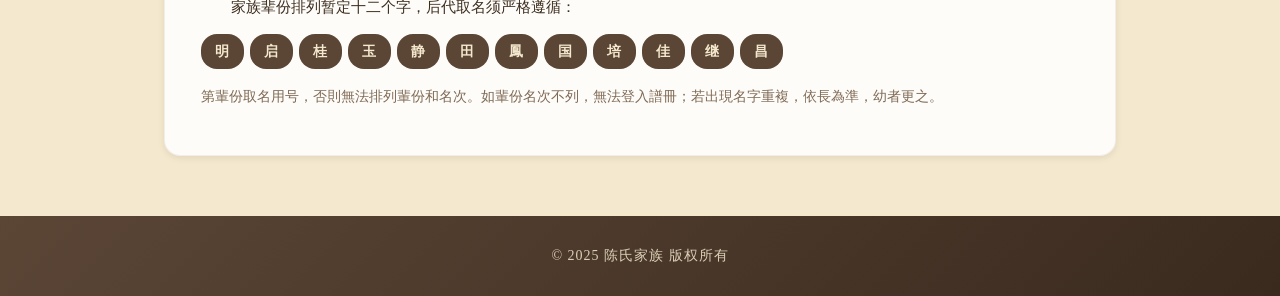
<file: ls.html>
﻿<!DOCTYPE html>
<html lang="zh-CN">
<head>
    <meta charset="UTF-8">
    <meta name="viewport" content="width=device-width, initial-scale=1.0">
    <title>陈氏家族 - 家族历史</title>
    <link rel="stylesheet" href="common.css">
    <style>
        .history-wrap {
            max-width: 1000px;
            margin: 30px auto 40px;
            padding: 0 24px;
        }

        .history-card {
            background: var(--color-card);
            border-radius: var(--radius-lg);
            padding: 32px 36px;
            margin-bottom: 28px;
            box-shadow: var(--shadow-sm);
            border: 1px solid rgba(91, 70, 54, 0.08);
            transition: all 0.2s;
        }
        .history-card:hover { box-shadow: var(--shadow-md); }

        .history-card h2 {
            color: var(--color-primary);
            border-bottom: 2px solid var(--color-gold);
            padding-bottom: 12px;
            margin-bottom: 18px;
            font-size: 24px;
            letter-spacing: 2px;
            display: flex;
            align-items: center;
            gap: 10px;
        }
        .history-card h2::before {
            content: '◆';
            color: var(--color-gold);
            font-size: 18px;
        }

        .history-card p {
            line-height: 2;
            font-size: 15px;
            text-indent: 2em;
            margin-bottom: 12px;
            color: var(--color-text);
        }

        .history-card ul {
            list-style: none;
            padding: 0;
        }
        .history-card ul li {
            padding: 10px 18px 10px 34px;
            position: relative;
            margin-bottom: 8px;
            background: var(--color-bg-light);
            border-radius: var(--radius-sm);
            font-size: 15px;
        }
        .history-card ul li::before {
            content: '✦';
            position: absolute;
            left: 12px;
            color: var(--color-gold);
        }
        .history-card ul li strong { color: var(--color-accent); margin-right: 6px; }

        .timeline {
            position: relative;
            max-width: 700px;
            margin: 20px auto 0;
            padding-left: 30px;
        }
        .timeline::before {
            content: '';
            position: absolute;
            left: 8px;
            top: 0; bottom: 0;
            width: 2px;
            background: linear-gradient(180deg, var(--color-gold), var(--color-primary-light), var(--color-gold));
        }
        .tl-item {
            position: relative;
            margin-bottom: 22px;
            padding: 12px 20px;
            background: var(--color-bg-light);
            border-radius: var(--radius-sm);
            border-left: 3px solid var(--color-gold);
        }
        .tl-item::before {
            content: '';
            position: absolute;
            left: -29px;
            top: 16px;
            width: 12px;
            height: 12px;
            background: var(--color-gold);
            border-radius: 50%;
            border: 3px solid var(--color-card);
            box-shadow: 0 0 0 2px var(--color-gold);
        }
        .tl-item h3 { color: var(--color-primary); font-size: 16px; margin-bottom: 4px; }
        .tl-item p { text-indent: 0; font-size: 14px; margin: 0; color: var(--color-text-soft); }

        .quotation {
            background: linear-gradient(135deg, #fff9e6, #fff3cc);
            border-left: 4px solid var(--color-gold);
            padding: 18px 24px;
            margin: 14px 0;
            border-radius: 0 var(--radius-sm) var(--radius-sm) 0;
            font-size: 15px;
            line-height: 2;
        }
        .quotation strong { color: var(--color-accent); font-size: 16px; }

        .gen-badge-row {
            display: flex;
            flex-wrap: wrap;
            gap: 6px;
            margin-top: 12px;
        }
        .gen-badge {
            padding: 6px 14px;
            background: var(--color-primary);
            color: var(--color-bg);
            border-radius: 16px;
            font-size: 14px;
            font-weight: 600;
            letter-spacing: 1px;
        }

        .intro-text {
            font-size: 15px;
            line-height: 2;
            text-indent: 2em;
            padding: 16px 20px;
            background: var(--color-bg-light);
            border-radius: var(--radius-sm);
            margin-bottom: 20px;
            border: 1px dashed rgba(91, 70, 54, 0.25);
        }

        @media (max-width: 768px) {
            .history-card { padding: 20px; }
        }
    </style>
</head>
<body>
    <nav class="navbar">
        <div class="nav-inner">
            <a href="index.html" class="nav-logo">陈氏家族</a>
            <ul class="nav-menu">
                <li><a href="index.html">首页</a></li>
                <li><a href="ls.html" class="active">家族历史</a></li>
                <li><a href="zp.html">关系图谱</a></li>
                <li><a href="lt.html">家族论坛</a></li>
            </ul>
        </div>
    </nav>

    <h1 class="page-title">陈氏家族历史</h1>

    <div class="history-wrap">
        <div class="history-card">
            <h2>家族起源</h2>
            <p>陈氏家族源远流长，据家谱记载，最早可追溯至春秋战国时期。先祖陈完，原为陈国公族，后因避祸迁居齐国，改姓田氏。至西汉时期，田氏后人恢复陈姓，定居于颍川郡（今河南许昌一带），成为当地望族。</p>
            <p>东汉末年，陈氏家族因战乱南迁至江南地区。唐宋时期，家族逐渐发展壮大，涌现出多位进士及朝廷官员。明清时期，陈氏家族分支遍布全国各地，其中一支迁至福建沿海地区，成为当地重要的商业家族。</p>
        </div>

        <div class="history-card">
            <h2>家族迁徙</h2>
            <div class="timeline">
                <div class="tl-item"><h3>春秋战国</h3><p>先祖陈完自陈国迁至齐国，改姓田氏</p></div>
                <div class="tl-item"><h3>西汉时期</h3><p>田氏后人恢复陈姓，定居颍川郡</p></div>
                <div class="tl-item"><h3>东汉末年</h3><p>因战乱南迁至江南地区</p></div>
                <div class="tl-item"><h3>明清时期</h3><p>分支迁至福建沿海，发展商业</p></div>
                <div class="tl-item"><h3>民国时期</h3><p>部分族人迁往东南亚发展</p></div>
            </div>
        </div>

        <div class="history-card">
            <h2>家族名人</h2>
            <ul>
                <li><strong>陈寔</strong>——东汉名士，以德行著称</li>
                <li><strong>陈寿</strong>——西晋著名史学家，著有《三国志》</li>
                <li><strong>陈子昂</strong>——唐代著名诗人，开创唐诗新风格</li>
                <li><strong>陈亮</strong>——南宋思想家，永康学派代表人物</li>
                <li><strong>陈嘉庚</strong>——近代著名爱国华侨领袖</li>
            </ul>
        </div>

        <div class="history-card">
            <h2>家族家训</h2>
            <p>陈氏家族历来重视家风建设，家训代代相传：</p>
            <div class="quotation"><strong>"孝悌为先，诚信为本"</strong></div>
            <div class="quotation"><strong>"勤俭持家，耕读传世"</strong></div>
            <div class="quotation"><strong>"和睦邻里，济困扶危"</strong></div>
            <div class="quotation"><strong>"忠厚传家，诗书继世"</strong></div>
            <p>这些家训至今仍被家族成员奉为行为准则，影响着每一代陈氏后人。</p>
        </div>

        <div class="history-card">
            <h2>南张庄子陈氏家族</h2>
            <div class="intro-text">
                夫家之有谱，犹國之有史也。家谱则一姓之纲纪以清，上而溯其渊源，寓绍先之志；而下续其繁衍，成后世之功论。<br><br>
                不论少长，不论富贵，皆係祖宗之子孫。问尊卑而不问贵贱，虽支派流之亲疏有分，非欲其情之淡也；虽远近划一，特以严分而非欲其恩之薄也。<br><br>
                是故，一以承先，一以裕后，一以辨名分，一以示和睦。家谱之重，亦綦重矣哉！
            </div>
            <div class="intro-text">
                我陳氏家族，上世几代谱牒因故被焚，至今典籍翻阅不禁，心甚重之。故集本族长者口传述叙如后，供后人研考。<br><br>
                夫水有源而不知其源之所在，木有本而不知其本之系存。如是，我寿至百年，富贵多金，虽仍若本人，亦不啻天地间一世之蜉蝣耳。明其宗族，说理道，遗愿启后，方能济人也。<br><br>
                我陳氏家族，遠籍山西太原，后移文安縣西碼頭。陳族之裔，支派繁衍，譜志失传。所幸自远祖建基至清時，始由西碼头移至大邀舖居住，嗣后又移至靜邑西南二十五里南張家庄。<br><br>
                惟溯我支始祖之派系，意不能編識其字氏。速后世更難追思親目，於是慨先人世系湮没。爰推基誌，謹將聚处本地者按支分列，各以次及，敬列譜先。其散居他乡者，未經明叙，不敢擅登。故所绍先，亦所以啟后也。<br><br>
                更期少不凌长，尊不傲卑，勿以富而欺貧，勿以貴而制賤，勿以疏而不睦，勿以遠而不和。斯不失一体相传之谊也，不忝先人矣，豈非幸甚！
            </div>
        </div>

        <div class="history-card">
            <h2>家族辈份</h2>
            <p>家族辈份排列暂定十二个字，后代取名须严格遵循：</p>
            <div class="gen-badge-row">
                <span class="gen-badge">明</span>
                <span class="gen-badge">启</span>
                <span class="gen-badge">桂</span>
                <span class="gen-badge">玉</span>
                <span class="gen-badge">静</span>
                <span class="gen-badge">田</span>
                <span class="gen-badge">鳳</span>
                <span class="gen-badge">国</span>
                <span class="gen-badge">培</span>
                <span class="gen-badge">佳</span>
                <span class="gen-badge">继</span>
                <span class="gen-badge">昌</span>
            </div>
            <p style="margin-top: 14px; color: var(--color-text-soft); font-size: 14px; text-indent: 0;">
                第輩份取名用号，否則無法排列輩份和名次。如輩份名次不列，無法登入譜冊；若出現名字重複，依長為準，幼者更之。
            </p>
        </div>
    </div>

    <footer class="footer">
        <p>&copy; 2025 陈氏家族 版权所有</p>
    </footer>
</body>
</html>
</file>
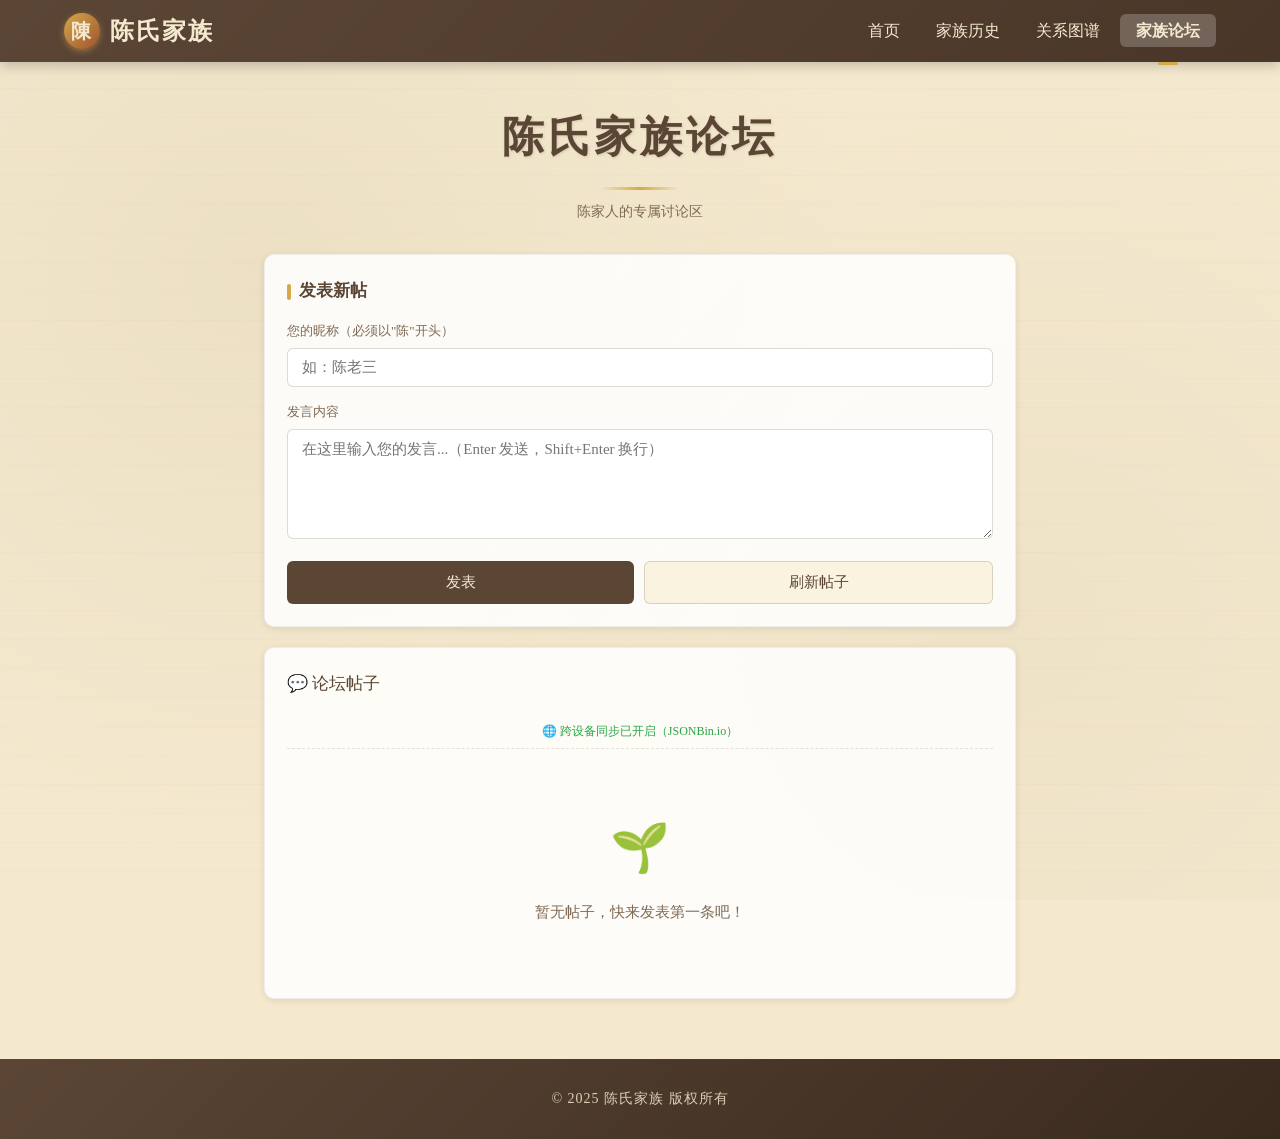
<file: lt.html>
<!DOCTYPE html>
<html lang="zh-CN">
<head>
    <meta charset="UTF-8">
    <meta name="viewport" content="width=device-width, initial-scale=1.0">
    <title>陈氏论坛</title>
    <link rel="stylesheet" href="common.css">
    <style>
        .forum-wrap {
            max-width: 800px;
            margin: 30px auto 40px;
            padding: 0 24px;
        }

        .forum-title-sub {
            text-align: center;
            color: var(--color-text-soft);
            font-size: 14px;
            margin-top: -10px;
            margin-bottom: 20px;
        }

        .forum-card {
            background: var(--color-card);
            border-radius: var(--radius-md);
            padding: 22px;
            box-shadow: var(--shadow-sm);
            margin-bottom: 20px;
            border: 1px solid rgba(91, 70, 54, 0.08);
        }

        .forum-card h3 {
            font-size: 17px;
            color: var(--color-primary);
            margin-bottom: 14px;
            display: flex;
            align-items: center;
            gap: 8px;
        }
        .forum-card h3::before {
            content: '';
            width: 4px; height: 16px;
            background: var(--color-gold);
            border-radius: 2px;
        }

        .input-row { margin-bottom: 14px; }
        .input-row label { display: block; font-size: 13px; color: var(--color-text-soft); margin-bottom: 6px; }

        .forum-input {
            width: 100%;
            padding: 10px 14px;
            border: 1px solid rgba(91, 70, 54, 0.2);
            border-radius: var(--radius-sm);
            font-size: 15px;
            background: rgba(255, 255, 255, 0.9);
            font-family: var(--font-serif);
            transition: all 0.25s;
        }
        .forum-input:focus {
            outline: none;
            border-color: var(--color-accent);
            box-shadow: 0 0 0 3px rgba(160, 82, 45, 0.15);
        }
        #message-input { height: 110px; resize: vertical; }

        .btn-row { display: flex; gap: 10px; }
        .btn {
            flex: 1;
            padding: 11px;
            border: none;
            border-radius: var(--radius-sm);
            font-size: 15px;
            font-family: var(--font-serif);
            cursor: pointer;
            transition: all 0.2s;
        }
        .btn-primary { background: var(--color-primary); color: var(--color-bg); }
        .btn-primary:hover { background: var(--color-accent); transform: translateY(-1px); }
        .btn-secondary { background: var(--color-bg-light); color: var(--color-primary); border: 1px solid rgba(91, 70, 54, 0.2); }
        .btn-secondary:hover { background: var(--color-gold); color: var(--color-bg); }

        .section-title {
            font-size: 17px;
            color: var(--color-primary);
            margin-bottom: 16px;
            display: flex;
            align-items: center;
            justify-content: space-between;
        }

        .post-list { display: flex; flex-direction: column; gap: 14px; }

        .post-item {
            padding: 16px 18px;
            background: var(--color-bg-light);
            border-radius: var(--radius-sm);
            border: 1px solid rgba(91, 70, 54, 0.08);
            animation: fadeIn 0.4s ease-out;
        }
        @keyframes fadeIn {
            from { opacity: 0; transform: translateY(8px); }
            to { opacity: 1; transform: translateY(0); }
        }

        .post-header {
            display: flex;
            align-items: center;
            margin-bottom: 10px;
            gap: 10px;
        }
        .avatar {
            width: 40px;
            height: 40px;
            border-radius: 50%;
            background: linear-gradient(135deg, var(--color-primary-light), var(--color-accent));
            color: var(--color-bg);
            display: flex;
            align-items: center;
            justify-content: center;
            font-size: 18px;
            font-weight: bold;
            flex-shrink: 0;
        }
        .post-meta { flex: 1; }
        .post-name { font-weight: 600; color: var(--color-primary); font-size: 15px; }
        .post-time { font-size: 12px; color: var(--color-text-soft); }
        .post-content {
            padding-left: 50px;
            color: var(--color-text);
            line-height: 1.7;
            font-size: 15px;
            white-space: pre-wrap;
            word-break: break-word;
        }

        .empty-state {
            text-align: center;
            padding: 50px 20px;
            color: var(--color-text-soft);
        }
        .empty-state .emoji { font-size: 48px; margin-bottom: 12px; }
        .empty-state p { font-size: 15px; }

        @media (max-width: 480px) {
            .forum-card { padding: 16px; }
            .post-content { padding-left: 0; }
        }
    </style>
</head>
<body>
    <nav class="navbar">
        <div class="nav-inner">
            <a href="index.html" class="nav-logo">陈氏家族</a>
            <ul class="nav-menu">
                <li><a href="index.html">首页</a></li>
                <li><a href="ls.html">家族历史</a></li>
                <li><a href="zp.html">关系图谱</a></li>
                <li><a href="lt.html" class="active">家族论坛</a></li>
            </ul>
        </div>
    </nav>

    <h1 class="page-title">陈氏家族论坛</h1>
    <p class="forum-title-sub">陈家人的专属讨论区</p>

    <div class="forum-wrap">
        <div class="forum-card">
            <h3>发表新帖</h3>
            <div class="input-row">
                <label>您的昵称（必须以"陈"开头）</label>
                <input type="text" id="username-input" class="forum-input" placeholder="如：陈老三">
            </div>
            <div class="input-row">
                <label>发言内容</label>
                <textarea id="message-input" class="forum-input" placeholder="在这里输入您的发言...（Enter 发送，Shift+Enter 换行）"></textarea>
            </div>
            <div class="btn-row">
                <button id="send-btn" class="btn btn-primary">发表</button>
                <button id="refresh-btn" class="btn btn-secondary">刷新帖子</button>
            </div>
        </div>

        <div class="forum-card">
            <div class="section-title">
                <span>💬 论坛帖子 <small id="postCount" style="color:var(--color-text-soft);font-weight:normal;"></small></span>
            </div>
            <div id="postList" class="post-list"><div class="empty-state"><div class="emoji">📝</div><p>正在加载帖子...</p></div></div>
        </div>
    </div>

    <footer class="footer">
        <p>&copy; 2025 陈氏家族 版权所有</p>
    </footer>

    <script src="data.js"></script>
    <script>
        const KEY = 'chen_forum_posts';
        document.addEventListener('DOMContentLoaded', function() {
            const nameIn = document.getElementById('username-input');
            const msgIn = document.getElementById('message-input');
            const send = document.getElementById('send-btn');
            const refresh = document.getElementById('refresh-btn');
            const list = document.getElementById('postList');

            // 注意：loadPosts() 不能在这里调用——const API 在下方才初始化（TDZ），
            // 统一移到本回调末尾（所有定义之后）再调用

            send.addEventListener('click', function() {
                const name = nameIn.value.trim();
                const text = msgIn.value.trim();
                if (!name) { alert('请输入昵称'); return; }
                if (!text) { alert('请输入发言内容'); return; }
                if (!name.startsWith('陈')) { alert('昵称必须以"陈"开头！'); return; }

                const post = { username: name, text, time: new Date().toLocaleString(), id: Date.now() };
                renderPost(post, true);
                msgIn.value = '';
                savePost(post);
            });

            refresh.addEventListener('click', loadPosts);

            msgIn.addEventListener('keydown', function(e) {
                if (e.key === 'Enter' && !e.shiftKey) { e.preventDefault(); send.click(); }
            });

            function renderPost(post, prepend) {
                const empty = list.querySelector('.empty-state');
                if (empty) empty.remove();
                const item = document.createElement('div');
                item.className = 'post-item';
                item.innerHTML =
                    '<div class="post-header">' +
                        '<div class="avatar">' + post.username.charAt(0) + '</div>' +
                        '<div class="post-meta">' +
                            '<div class="post-name">' + escapeHtml(post.username) + '</div>' +
                            '<div class="post-time">' + post.time + '</div>' +
                        '</div>' +
                    '</div>' +
                    '<div class="post-content">' + escapeHtml(post.text) + '</div>';
                if (prepend) list.prepend(item); else list.appendChild(item);
                updateCount();
            }

            // === JSONBin.io 跨设备同步配置 ===
            // 📌 使用步骤（3 分钟搞定）：
            // 1. 打开 https://jsonbin.io 注册免费账号（支持 Google 登录）
            // 2. 登录后进入 Dashboard → 点 "Create Bin" → Name 填 chen-family-forum → 内容填 [] （一对中括号）→ Create
            // 3. 在刚创建的 Bin 上点进去，复制浏览器地址栏里的 Bin ID（24 位字符）
            // 4. 左侧菜单 "API Keys" → 复制 "X-Master-Key"
            // 5. 把下面两个值填好，重新上传 lt.html 到网站空间即可
            const JSONBIN_CONFIG = {
                BIN_ID: '6adb1295ac6210605a4b33a6',        // chen-family-forum（正确的 Bin）
                API_KEY: '$2a$10$vFgU8uYQfgz.lK1TRDJa7uN1uv9sRP5KqglKm4ZJ.4lj3JX9P09Mi'        // X-Master-Key
            };
            const JSONBIN_URL = 'https://api.jsonbin.io/v3/b/';
            const JSONBIN_ENABLED = !!(JSONBIN_CONFIG.BIN_ID && JSONBIN_CONFIG.API_KEY);

            const API = {
                async list() {
                    if (!JSONBIN_ENABLED) return { ok: false };
                    try {
                        const r = await fetch(JSONBIN_URL + JSONBIN_CONFIG.BIN_ID + '/latest', {
                            headers: { 'X-Master-Key': JSONBIN_CONFIG.API_KEY },
                            cache: 'no-cache'
                        });
                        if (!r.ok) throw new Error('HTTP ' + r.status);
                        const json = await r.json();
                        // JSONBin 返回 {record: [...], metadata: {...}}
                        // 过滤掉占位符（后台清空帖子时云端会留一个占位符，JSONBin 不允许空数组）
                        const arr = (json && Array.isArray(json.record)) ? json.record.filter(p => p && !p._placeholder) : null;
                        if (Array.isArray(arr)) return { ok: true, data: arr };
                        return { ok: false };
                    } catch (e) {
                        return { ok: false };
                    }
                },
                async create(post) {
                    if (!JSONBIN_ENABLED) return { ok: false };
                    try {
                        // JSONBin 是整体覆盖，要先读再写
                        const listRes = await this.list();
                        const arr = listRes.ok ? listRes.data : [];
                        arr.push(post);
                        const r = await fetch(JSONBIN_URL + JSONBIN_CONFIG.BIN_ID, {
                            method: 'PUT',
                            headers: {
                                'Content-Type': 'application/json',
                                'X-Master-Key': JSONBIN_CONFIG.API_KEY
                            },
                            body: JSON.stringify(arr)
                        });
                        if (!r.ok) throw new Error('HTTP ' + r.status);
                        return { ok: true };
                    } catch (e) {
                        return { ok: false };
                    }
                }
            };

            // === 核心函数 ===
            // 页面加载时根据配置显示同步状态
            (function showSyncStatus() {
                const list = document.getElementById('postList');
                if (!list) return;
                const tip = document.createElement('div');
                tip.style.cssText = 'font-size:12px;color:var(--color-text-soft);text-align:center;padding:6px 0;margin-bottom:8px;border-bottom:1px dashed rgba(91,70,54,0.15);';
                if (JSONBIN_ENABLED) {
                    tip.textContent = '🌐 跨设备同步已开启（JSONBin.io）';
                    tip.style.color = '#28a745';
                } else {
                    tip.textContent = '📴 当前是单机模式（帖子只保存在本设备），配置 JSONBin.io 后可跨设备同步';
                }
                list.parentNode.insertBefore(tip, list);
            })();

            async function savePost(post) {
                // 优先发云端（JSONBin），失败时本地缓存
                const res = await API.create(post);
                if (!res.ok) {
                    // 云端不可用：仍然保存到 localStorage 作为离线缓存
                    let posts = [];
                    try { posts = JSON.parse(localStorage.getItem(KEY) || '[]'); } catch(e) {}
                    posts.push(post);
                    localStorage.setItem(KEY, JSON.stringify(posts));
                    // 提示用户帖子只保存在本机
                    setTimeout(() => {
                        const warn = document.createElement('div');
                        warn.style.cssText = 'position:fixed;top:20px;left:50%;transform:translateX(-50%);background:#ff9800;color:#fff;padding:10px 20px;border-radius:6px;font-size:13px;z-index:9999;box-shadow:0 4px 12px rgba(0,0,0,0.2);';
                        warn.textContent = '⚠️ 帖子已保存到本机（云端同步失败），其他设备暂时看不到';
                        document.body.appendChild(warn);
                        setTimeout(() => warn.remove(), 3000);
                    }, 100);
                }
            }

            async function loadPosts() {
                list.innerHTML = '<div class="empty-state"><div class="emoji">📝</div><p>正在加载帖子...</p></div>';

                // 优先从云端拉（跨设备同步）
                const apiRes = await API.list();
                if (apiRes.ok) {
                    if (apiRes.data.length > 0) {
                        // 云端有帖子：以云端为准，同步到本地缓存
                        localStorage.setItem(KEY, JSON.stringify(apiRes.data));
                    } else {
                        // 云端为空（被后台清空/删光）：本地缓存也同步清空，避免显示旧帖
                        localStorage.removeItem(KEY);
                    }
                    showPosts(apiRes.data);
                    return;
                }

                // 云端不可用：退回本地 localStorage
                let posts = [];
                try { posts = JSON.parse(localStorage.getItem(KEY) || '[]'); } catch(e) {}

                if (posts.length === 0) {
                    // 彻底没有数据时，用初始种子数据
                    if (typeof forumPostData !== 'undefined' && forumPostData.length > 0) {
                        posts = forumPostData;
                        localStorage.setItem(KEY, JSON.stringify(posts));
                    }
                }
                showPosts(posts);
            }

            function showPosts(posts) {
                if (posts.length === 0) {
                    list.innerHTML = '<div class="empty-state"><div class="emoji">🌱</div><p>暂无帖子，快来发表第一条吧！</p></div>';
                    return;
                }
                list.innerHTML = '';
                posts.forEach(p => renderPost(p, false));
                updateCount();
            }

            function updateCount() {
                const c = list.querySelectorAll('.post-item').length;
                document.getElementById('postCount').textContent = c ? '（共 ' + c + ' 条）' : '';
            }

            function escapeHtml(s) {
                if (s === null || s === undefined) return '';
                return String(s).replace(/&/g,'&amp;').replace(/</g,'&lt;').replace(/>/g,'&gt;').replace(/"/g,'&quot;');
            }

            // 所有定义完成后才执行首次加载（此时 const API 已初始化）
            loadPosts();
        });
    </script>
</body>
</html>
</file>
<file: common.css>
/* ===== 陈氏家族网站 公共样式 ===== */

:root {
    --color-bg: #f4e9ce;
    --color-bg-light: #faf3e0;
    --color-primary: #5b4636;
    --color-primary-light: #7f5f3f;
    --color-accent: #a0522d;
    --color-accent-light: #c08050;
    --color-text: #3d2e20;
    --color-text-soft: #7f6a55;
    --color-card: rgba(255, 255, 255, 0.85);
    --color-card-hover: rgba(255, 255, 255, 0.95);
    --color-gold: #d4a84b;
    --shadow-sm: 0 2px 6px rgba(91, 70, 54, 0.12);
    --shadow-md: 0 4px 14px rgba(91, 70, 54, 0.18);
    --shadow-lg: 0 8px 28px rgba(91, 70, 54, 0.25);
    --radius-sm: 6px;
    --radius-md: 10px;
    --radius-lg: 16px;
    --font-serif: 'STSong', 'SimSun', 'Noto Serif SC', serif;
}

* {
    box-sizing: border-box;
    margin: 0;
    padding: 0;
}

html {
    scroll-behavior: smooth;
}

body {
    font-family: var(--font-serif);
    background-color: var(--color-bg);
    background-image:
        radial-gradient(circle at 20% 30%, rgba(139, 110, 80, 0.08) 0%, transparent 50%),
        radial-gradient(circle at 80% 70%, rgba(139, 110, 80, 0.06) 0%, transparent 50%),
        repeating-linear-gradient(0deg, transparent, transparent 28px, rgba(91, 70, 54, 0.02) 28px, rgba(91, 70, 54, 0.02) 29px);
    background-attachment: fixed;
    color: var(--color-text);
    min-height: 100vh;
    line-height: 1.7;
}

/* ===== 导航栏 ===== */
.navbar {
    background: linear-gradient(135deg, var(--color-primary) 0%, #4a3628 100%);
    color: var(--color-bg);
    padding: 0;
    box-shadow: 0 3px 12px rgba(0, 0, 0, 0.22);
    position: sticky;
    top: 0;
    z-index: 1000;
}

.nav-inner {
    max-width: 1200px;
    margin: 0 auto;
    display: flex;
    justify-content: space-between;
    align-items: center;
    padding: 0 24px;
    height: 62px;
}

.nav-logo {
    font-size: 24px;
    font-weight: bold;
    color: var(--color-bg);
    text-decoration: none;
    display: flex;
    align-items: center;
    gap: 10px;
    letter-spacing: 2px;
    transition: transform 0.2s;
}

.nav-logo:hover {
    transform: scale(1.03);
}

.nav-logo::before {
    content: '陳';
    display: inline-flex;
    align-items: center;
    justify-content: center;
    width: 36px;
    height: 36px;
    background: linear-gradient(135deg, var(--color-gold), var(--color-accent));
    color: var(--color-bg);
    border-radius: 50%;
    font-size: 20px;
    font-weight: bold;
    box-shadow: 0 2px 6px rgba(212, 168, 75, 0.5);
}

.nav-menu {
    display: flex;
    list-style: none;
    gap: 4px;
}

.nav-menu a {
    color: var(--color-bg);
    text-decoration: none;
    font-size: 16px;
    padding: 8px 16px;
    border-radius: var(--radius-sm);
    transition: all 0.25s ease;
    position: relative;
}

.nav-menu a:hover {
    background-color: rgba(255, 255, 255, 0.15);
}

.nav-menu a.active {
    background-color: rgba(255, 255, 255, 0.22);
    font-weight: 600;
}

.nav-menu a.active::after {
    content: '';
    position: absolute;
    bottom: -18px;
    left: 50%;
    transform: translateX(-50%);
    width: 20px;
    height: 3px;
    background: var(--color-gold);
    border-radius: 2px;
}

/* ===== 页脚 ===== */
.footer {
    background: linear-gradient(135deg, var(--color-primary) 0%, #3a2a1e 100%);
    color: var(--color-bg);
    text-align: center;
    padding: 28px 20px;
    margin-top: 60px;
    font-size: 14px;
    letter-spacing: 1px;
}

.footer p {
    opacity: 0.85;
}

/* ===== 页面标题 ===== */
.page-title {
    text-align: center;
    color: var(--color-primary);
    font-size: 42px;
    margin: 40px auto 20px;
    text-shadow: 1px 1px 3px rgba(0, 0, 0, 0.12);
    padding: 0 20px;
    font-weight: 600;
    letter-spacing: 4px;
    position: relative;
    animation: fadeInDown 0.8s ease-out;
}

.page-title::after {
    content: '';
    display: block;
    width: 80px;
    height: 3px;
    background: linear-gradient(90deg, transparent, var(--color-gold), transparent);
    margin: 14px auto 0;
    border-radius: 2px;
}

@keyframes fadeInDown {
    from { opacity: 0; transform: translateY(-16px); }
    to { opacity: 1; transform: translateY(0); }
}

/* ===== 加载提示 ===== */
.loading {
    text-align: center;
    color: var(--color-primary-light);
    padding: 60px 20px;
    font-size: 18px;
}

/* ===== 响应式 ===== */
@media (max-width: 768px) {
    /* 手机导航保持一行：logo 左、菜单右，紧凑排列 */
    .nav-inner {
        flex-direction: row;
        height: auto;
        padding: 8px 10px;
        gap: 6px;
    }
    .nav-logo {
        font-size: 16px;
        gap: 6px;
        letter-spacing: 1px;
        flex-shrink: 0;
    }
    .nav-logo::before {
        width: 26px;
        height: 26px;
        font-size: 14px;
    }
    .nav-menu {
        flex-wrap: nowrap;
        justify-content: flex-end;
        gap: 0;
        margin-left: auto;
    }
    .nav-menu a {
        font-size: 13px;
        padding: 6px 7px;
        white-space: nowrap;
    }
    .nav-menu a.active::after {
        display: none;
    }
    .page-title {
        font-size: 30px;
        margin-top: 28px;
        letter-spacing: 2px;
    }
}
</file>
